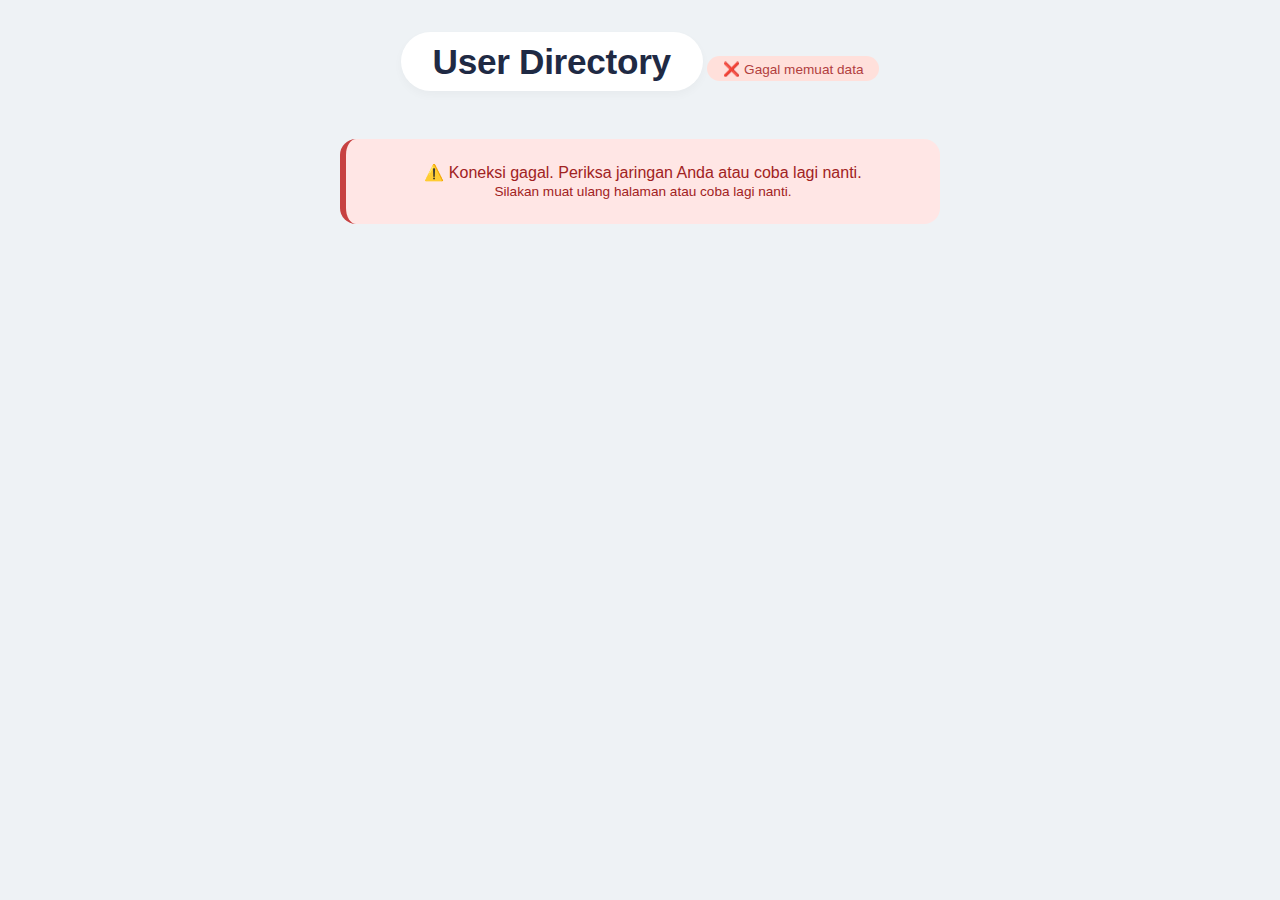
<file: AJAX/index.html>
<!DOCTYPE html>
<html lang="id">
<head>
    <meta charset="UTF-8">
    <meta name="viewport" content="width=device-width, initial-scale=1.0, user-scalable=yes">
    <title>User Directory - AJAX Request</title>
    <link rel="stylesheet" href="style.css">
</head>
<body>

<div class="app-container">
    <div class="header">
        <h1>User Directory</h1>
        <div class="status-badge" id="statusInfo">Memuat data dari server...</div>
    </div>

    <!-- container untuk menampilkan data (card/list) -->
    <div id="usersContainer" class="users-grid">
        <div class="loader">Mengambil data pengguna ...</div>
    </div>
</div>

<script src="script.js"></script>
</body>
</html>
</file>
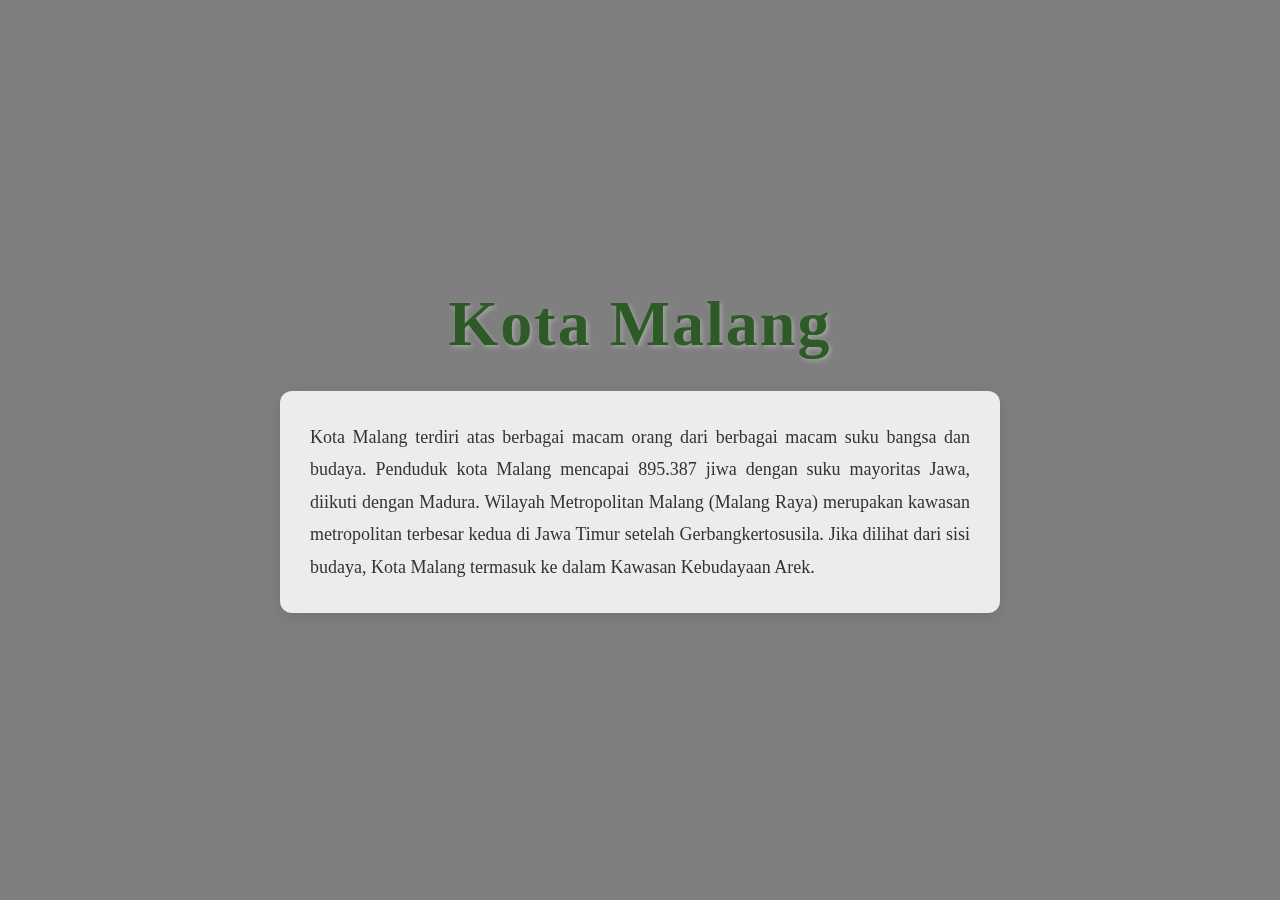
<file: Background Image/index.html>
<!DOCTYPE html>
<html lang="id">
<head>
    <meta charset="UTF-8">
    <meta name="viewport" content="width=device-width, initial-scale=1.0">
    <title>Kota Malang - Keindahan Arek</title>
    <style>
        * {
            margin: 0;
            padding: 0;
            box-sizing: border-box;
        }

        body {
            /* Gambar background */
            background-image: url('https://images.unsplash.com/photo-1582555172866-f73bb12a2ab3?q=80&w=2070&auto=format&fit=crop');
            
            /* Properti background */
            background-size: cover;      /* Menutupi seluruh halaman */
            background-position: center; /* Posisi background di tengah */
            background-repeat: no-repeat; /* Tidak diulang */
            background-attachment: fixed; /* Background tetap saat scroll */
            
            /* Font utama untuk body (fallback) */
            font-family: 'Georgia', 'Times New Roman', Times, serif;
            
            /* Overlay gelap agar teks lebih terbaca (opsional) */
            position: relative;
        }

        /* Overlay tipis untuk memperjelas teks di atas background */
        body::before {
            content: '';
            position: fixed;
            top: 0;
            left: 0;
            width: 100%;
            height: 100%;
            background-color: rgba(0, 0, 0, 0.5); /* Overlay hitam 50% */
            z-index: 0;
        }

        /* Container untuk konten agar berada di atas overlay */
        .container {
            position: relative;
            z-index: 1;
            max-width: 800px;
            width: 90%;
            margin: 0 auto;
            padding: 60px 40px;
            min-height: 100vh;
            display: flex;
            flex-direction: column;
            justify-content: center;
        }

        /* Style untuk judul utama */
        h1 {
            font-family: 'Georgia', 'Times New Roman', Times, serif; /* Font serif */
            font-size: 64px; /* Ukuran font besar */
            color: #2d5a27; /* Warna hijau tua */
            text-align: center; /* Rata tengah */
            margin-bottom: 30px;
            letter-spacing: 2px;
            font-weight: bold;
            text-shadow: 2px 2px 4px rgba(255,255,255,0.3);
        }

        /* Style untuk paragraf */
        p {
            font-family: 'Georgia', 'Times New Roman', Times, serif;
            font-size: 18px;
            color: #333333; /* Warna abu-abu gelap */
            text-align: justify; /* Rata kiri-kanan */
            line-height: 1.8; /* Jarak antar baris agar nyaman dibaca */
            background-color: rgba(255, 255, 255, 0.85); /* Background putih transparan untuk keterbacaan */
            padding: 30px;
            border-radius: 12px;
            box-shadow: 0 4px 20px rgba(0,0,0,0.1);
        }

        /* Responsif untuk layar kecil (HP) */
        @media (max-width: 768px) {
            .container {
                padding: 40px 20px;
            }
            
            h1 {
                font-size: 42px;
            }
            
            p {
                font-size: 16px;
                padding: 20px;
                line-height: 1.6;
            }
        }

        /* Responsif untuk layar sangat kecil */
        @media (max-width: 480px) {
            h1 {
                font-size: 32px;
            }
            
            p {
                font-size: 14px;
                padding: 15px;
            }
        }
    </style>
</head>
<body>
    <div class="container">
        <!-- Judul Utama -->
        <h1>Kota Malang</h1>
        
        <!-- Paragraf -->
        <p>
            Kota Malang terdiri atas berbagai macam orang dari berbagai macam suku bangsa dan budaya. 
            Penduduk kota Malang mencapai 895.387 jiwa dengan suku mayoritas Jawa, diikuti dengan Madura. 
            Wilayah Metropolitan Malang (Malang Raya) merupakan kawasan metropolitan terbesar kedua di 
            Jawa Timur setelah Gerbangkertosusila. Jika dilihat dari sisi budaya, Kota Malang termasuk 
            ke dalam Kawasan Kebudayaan Arek.
        </p>
    </div>
</body>
</html>
</file>
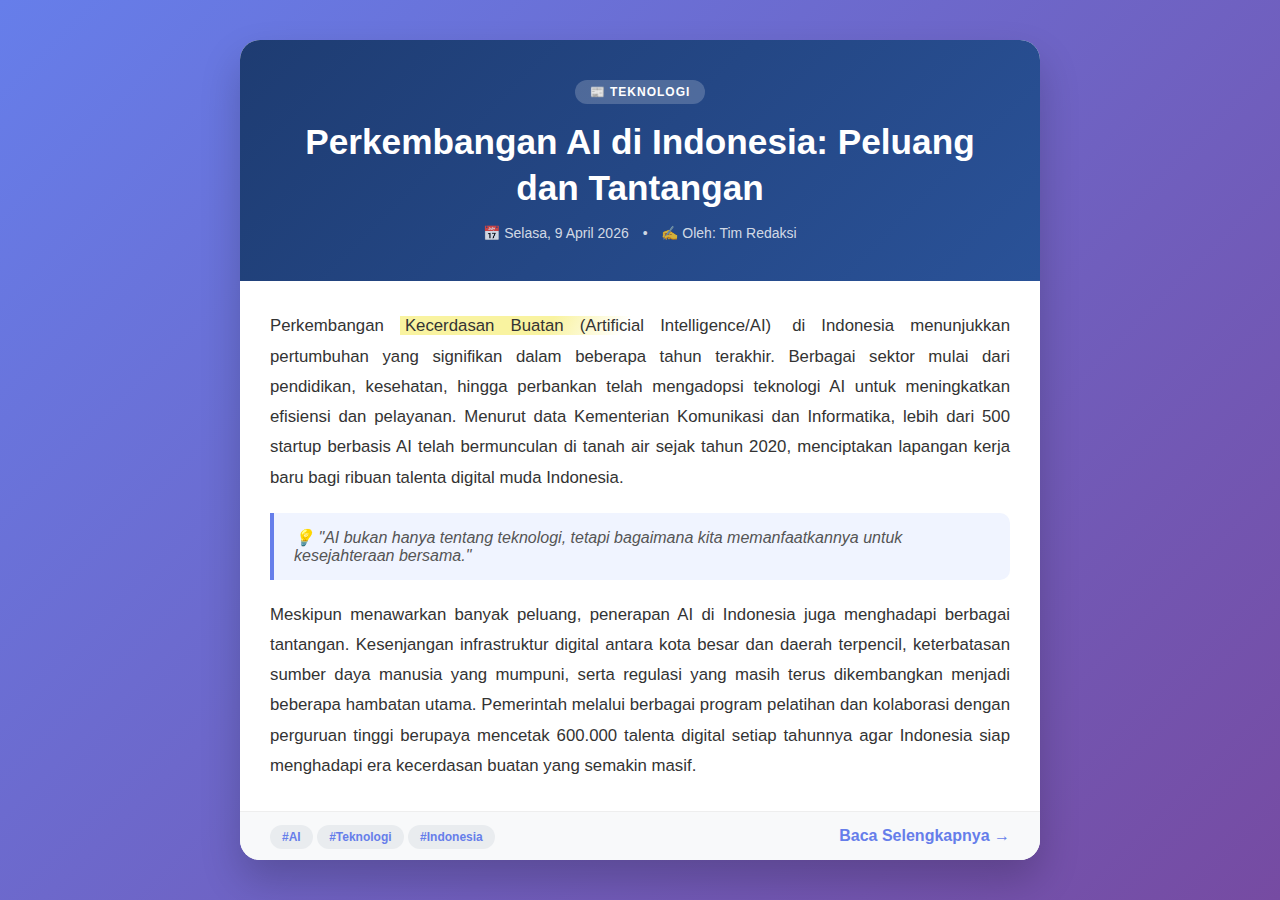
<file: Berita Dengan 2 Paragraf/index.html>
<!DOCTYPE html>
<html lang="id">
<head>
    <meta charset="UTF-8">
    <meta name="viewport" content="width=device-width, initial-scale=1.0">
    <title>Berita Terkini - Tugas HTML CSS</title>
    <!-- Menghubungkan file CSS eksternal -->
    <link rel="stylesheet" href="style.css">
</head>
<body>
    <div class="berita-container">
        <!-- Header Berita -->
        <div class="berita-header">
            <div class="kategori">📰 TEKNOLOGI</div>
            <h1 class="judul-berita">Perkembangan AI di Indonesia: Peluang dan Tantangan</h1>
            <div class="meta-info">
                📅 Selasa, 9 April 2026 
                <span>•</span> 
                ✍️ Oleh: Tim Redaksi
            </div>
        </div>

        <!-- Konten Berita -->
        <div class="berita-konten">
            <!-- Paragraf 1 -->
            <p class="paragraf">
                Perkembangan <span class="highlight">Kecerdasan Buatan (Artificial Intelligence/AI)</span> di Indonesia 
                menunjukkan pertumbuhan yang signifikan dalam beberapa tahun terakhir. Berbagai sektor mulai dari 
                pendidikan, kesehatan, hingga perbankan telah mengadopsi teknologi AI untuk meningkatkan efisiensi 
                dan pelayanan. Menurut data Kementerian Komunikasi dan Informatika, lebih dari 500 startup berbasis 
                AI telah bermunculan di tanah air sejak tahun 2020, menciptakan lapangan kerja baru bagi ribuan 
                talenta digital muda Indonesia.
            </p>

            <!-- Kutipan menarik -->
            <div class="kutipan">
                💡 "AI bukan hanya tentang teknologi, tetapi bagaimana kita memanfaatkannya untuk kesejahteraan bersama."
            </div>

            <!-- Paragraf 2 -->
            <p class="paragraf">
                Meskipun menawarkan banyak peluang, penerapan AI di Indonesia juga menghadapi berbagai tantangan. 
                Kesenjangan infrastruktur digital antara kota besar dan daerah terpencil, keterbatasan sumber daya 
                manusia yang mumpuni, serta regulasi yang masih terus dikembangkan menjadi beberapa hambatan utama. 
                Pemerintah melalui berbagai program pelatihan dan kolaborasi dengan perguruan tinggi berupaya 
                mencetak 600.000 talenta digital setiap tahunnya agar Indonesia siap menghadapi era kecerdasan 
                buatan yang semakin masif.
            </p>
        </div>

        <!-- Footer Berita -->
        <div class="berita-footer">
            <div>
                <span class="tag">#AI</span>
                <span class="tag">#Teknologi</span>
                <span class="tag">#Indonesia</span>
            </div>
            <a href="#" class="baca-selengkapnya">Baca Selengkapnya →</a>
        </div>
    </div>
</body>
</html>
</file>
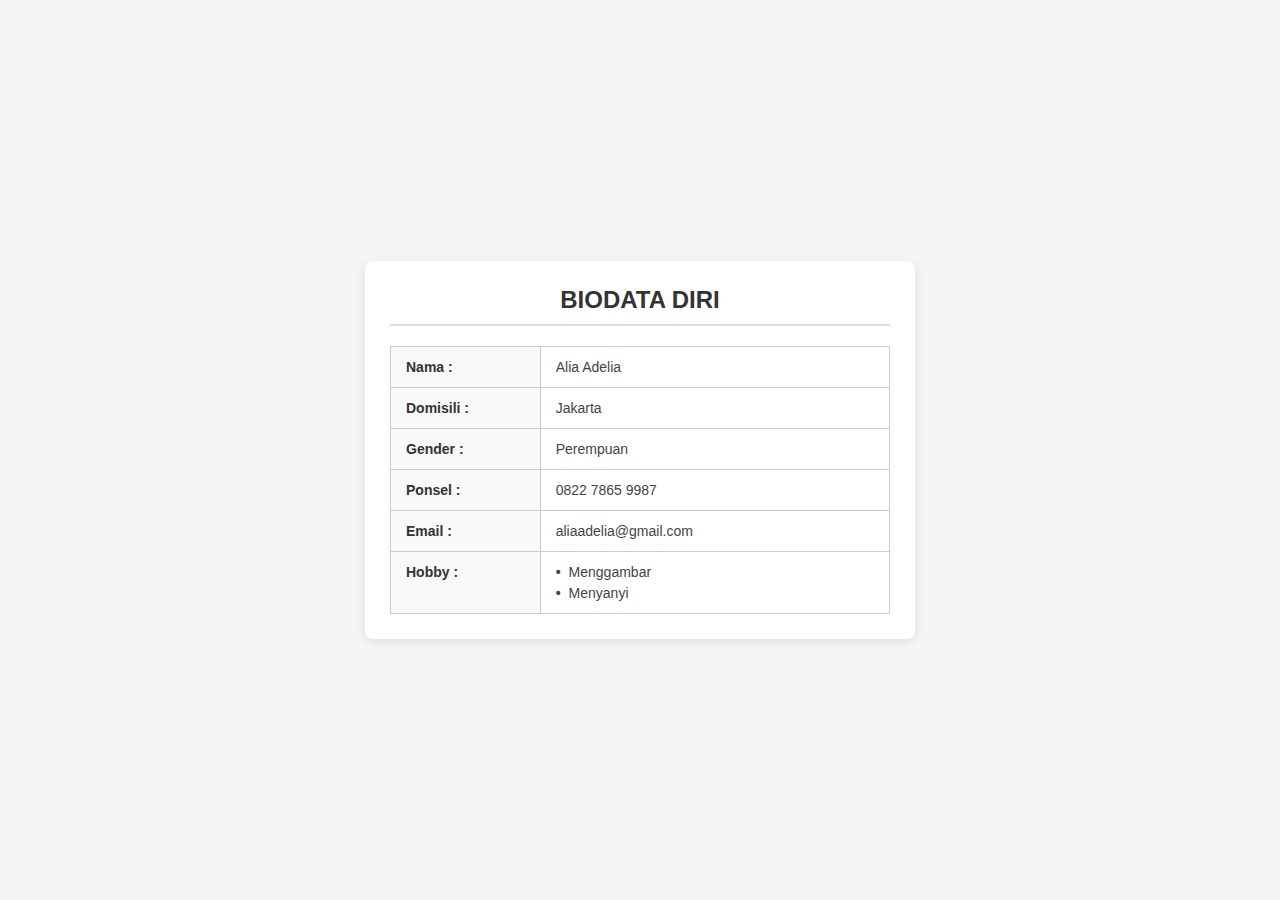
<file: Biodata Diri V2/index.html>
<!DOCTYPE html>
<html lang="id">
<head>
    <meta charset="UTF-8">
    <meta name="viewport" content="width=device-width, initial-scale=1.0">
    <title>Biodata - Tabel Data Diri</title>
    <style>
        * {
            margin: 0;
            padding: 0;
            box-sizing: border-box;
        }

        body {
            font-family: 'Segoe UI', 'Arial', sans-serif;
            background-color: #f5f5f5;
            min-height: 100vh;
            display: flex;
            justify-content: center;
            align-items: center;
            padding: 20px;
        }

        /* Container biodata */
        .biodata-container {
            background-color: white;
            border-radius: 8px;
            box-shadow: 0 2px 10px rgba(0,0,0,0.1);
            padding: 25px;
            width: 100%;
            max-width: 550px;
        }

        /* Judul biodata */
        .judul {
            text-align: center;
            margin-bottom: 20px;
            padding-bottom: 10px;
            border-bottom: 2px solid #ddd;
        }

        .judul h1 {
            font-family: 'Segoe UI', 'Arial', sans-serif;
            font-size: 24px;
            color: #333;
            font-weight: 600;
        }

        /* Style tabel */
        .biodata-tabel {
            width: 100%;
            border-collapse: collapse;
            font-family: 'Segoe UI', 'Arial', sans-serif;
            font-size: 14px;
        }

        /* Border pada seluruh sel */
        .biodata-tabel td {
            border: 1px solid #ccc;
            padding: 12px 15px;
            vertical-align: top;
            text-align: left;
        }

        /* Kolom pertama (label) */
        .biodata-tabel td:first-child {
            background-color: #f9f9f9;
            font-weight: 600;
            width: 30%;
            color: #333;
        }

        /* Kolom kedua (isi) */
        .biodata-tabel td:last-child {
            background-color: white;
            color: #444;
        }

        /* Style untuk bullet list hobby */
        .hobby-list {
            list-style: none;
            margin: 0;
            padding: 0;
        }

        .hobby-list li {
            display: flex;
            align-items: flex-start;
            margin-bottom: 5px;
        }

        .hobby-list li:last-child {
            margin-bottom: 0;
        }

        .hobby-list li::before {
            content: "•";
            margin-right: 8px;
            color: #444;
            font-weight: bold;
        }

        /* Responsif untuk layar kecil */
        @media (max-width: 500px) {
            .biodata-container {
                padding: 15px;
            }
            
            .biodata-tabel td {
                padding: 8px 10px;
                font-size: 13px;
            }
        }
    </style>
</head>
<body>
    <div class="biodata-container">
        <div class="judul">
            <h1>BIODATA DIRI</h1>
        </div>
        
        <table class="biodata-tabel">
            <!-- Baris 1: Nama -->
            <tr>
                <td>Nama :</td>
                <td>Alia Adelia</td>
            </tr>
            
            <!-- Baris 2: Domisili -->
            <tr>
                <td>Domisili :</td>
                <td>Jakarta</td>
            </tr>
            
            <!-- Baris 3: Gender -->
            <tr>
                <td>Gender :</td>
                <td>Perempuan</td>
            </tr>
            
            <!-- Baris 4: Ponsel -->
            <tr>
                <td>Ponsel :</td>
                <td>0822 7865 9987</td>
            </tr>
            
            <!-- Baris 5: Email -->
            <tr>
                <td>Email :</td>
                <td>aliaadelia@gmail.com</td>
            </tr>
            
            <!-- Baris 6: Hobby (dengan bullet list) -->
            <tr>
                <td>Hobby :</td>
                <td>
                    <ul class="hobby-list">
                        <li>Menggambar</li>
                        <li>Menyanyi</li>
                    </ul>
                </td>
            </tr>
        </table>
    </div>
</body>
</html>
</file>
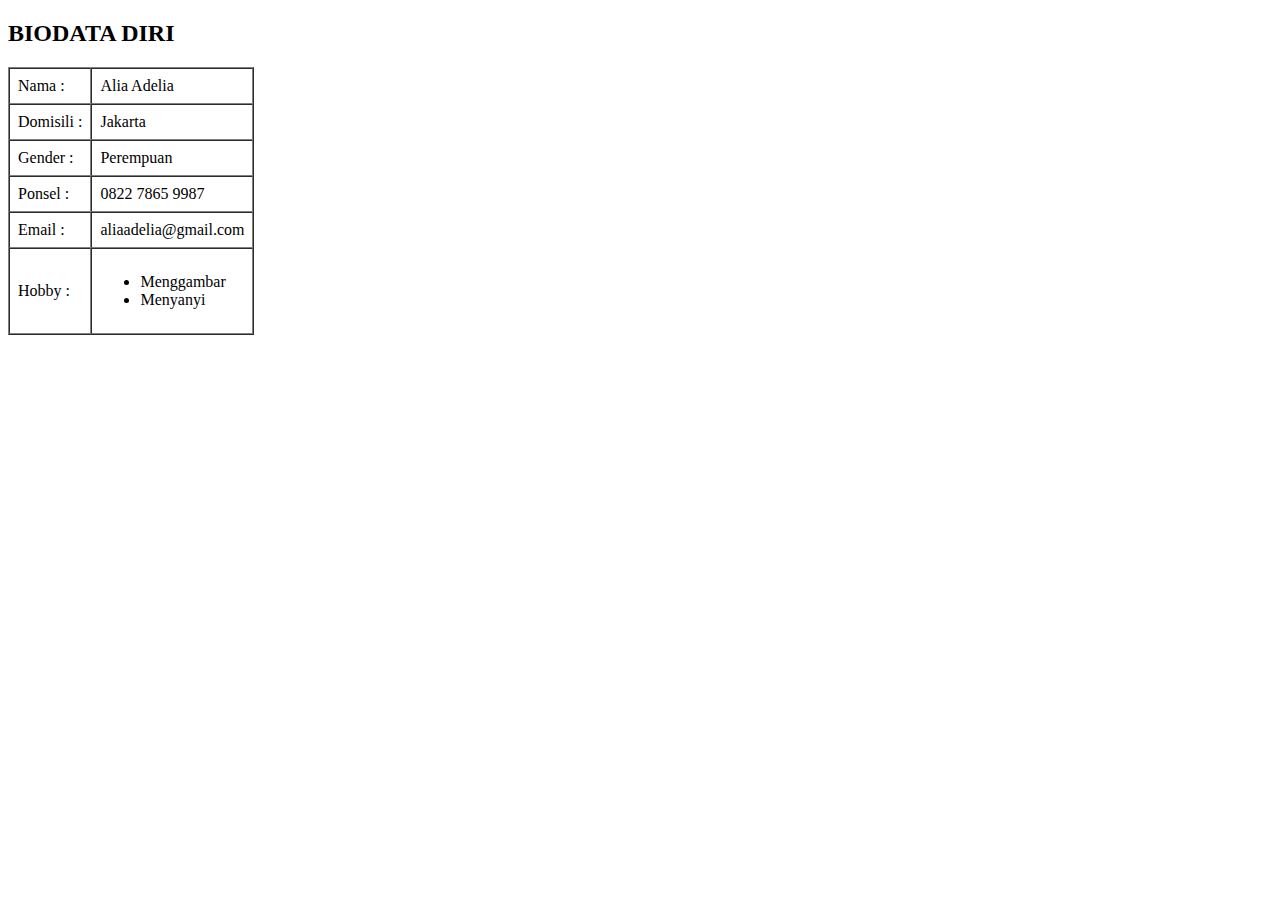
<file: Biodata Diri V3/index.html>
<!DOCTYPE html>
<html lang="id">
<head>
    <meta charset="UTF-8">
    <meta name="viewport" content="width=device-width, initial-scale=1.0">
    <title>Biodata - Alia Adelia</title>
</head>
<body>
    <h2>BIODATA DIRI</h2>
    
    <table border="1" cellpadding="8" cellspacing="0">
        <!-- Baris 1: Nama -->
        <tr>
            <td>Nama :</td>
            <td>Alia Adelia</td>
        </tr>
        
        <!-- Baris 2: Domisili -->
        <tr>
            <td>Domisili :</td>
            <td>Jakarta</td>
        </tr>
        
        <!-- Baris 3: Gender -->
        <tr>
            <td>Gender :</td>
            <td>Perempuan</td>
        </tr>
        
        <!-- Baris 4: Ponsel -->
        <tr>
            <td>Ponsel :</td>
            <td>0822 7865 9987</td>
        </tr>
        
        <!-- Baris 5: Email -->
        <tr>
            <td>Email :</td>
            <td>aliaadelia@gmail.com</td>
        </tr>
        
        <!-- Baris 6: Hobby -->
        <tr>
            <td>Hobby :</td>
            <td>
                <ul>
                    <li>Menggambar</li>
                    <li>Menyanyi</li>
                </ul>
            </td>
        </tr>
    </table>
</body>
</html>
</file>
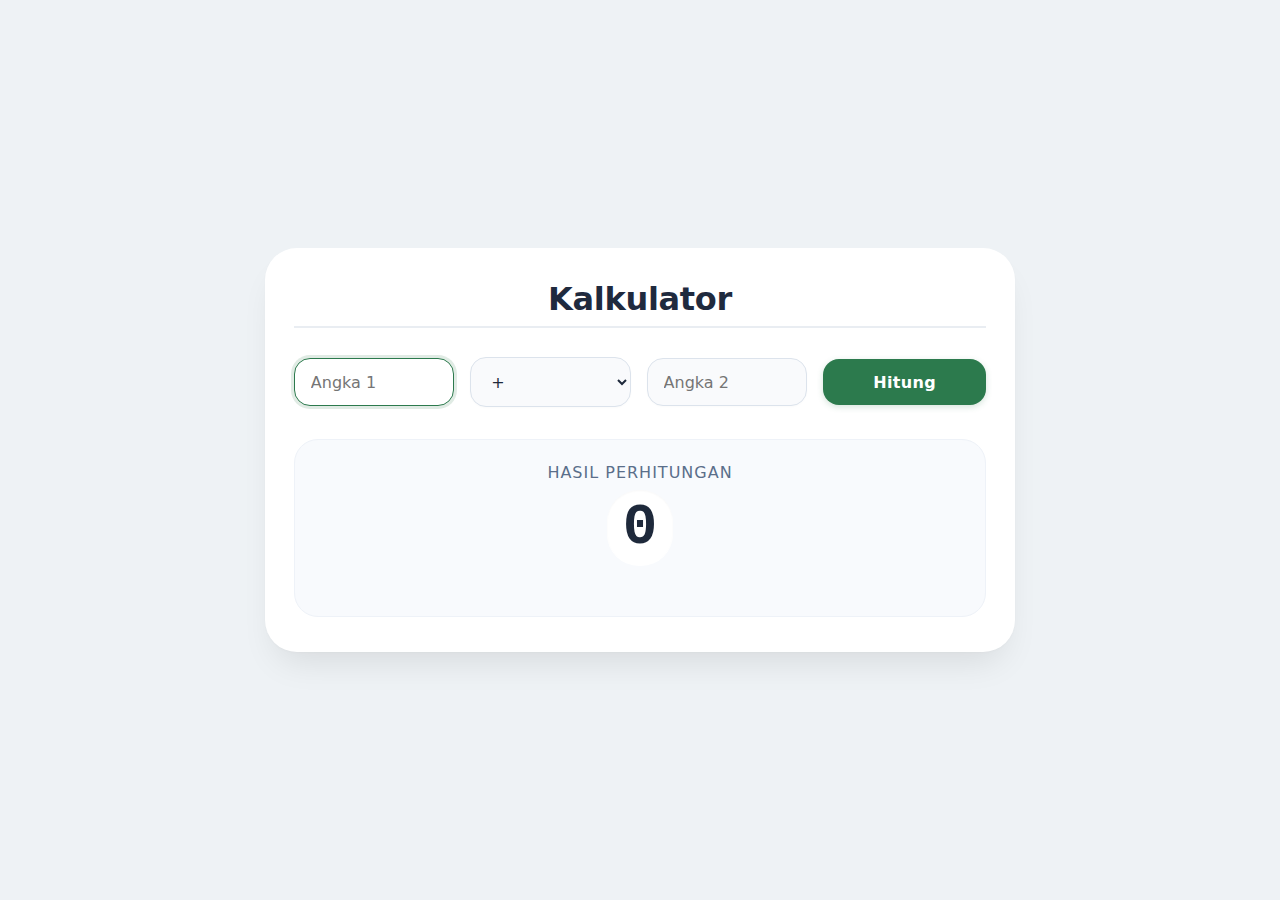
<file: calc/index.html>
<!DOCTYPE html>
<html lang="id">
<head>
    <meta charset="UTF-8">
    <meta name="viewport" content="width=device-width, initial-scale=1.0, user-scalable=yes">
    <title>Kalkulator Sederhana | Modern Web App</title>
    <link rel="stylesheet" href="style.css">
</head>
<body>

<div class="calculator-card">
    <h1>Kalkulator</h1>

    <!-- Baris horizontal: Angka1, operator, Angka2, tombol Hitung -->
    <div class="input-row">
        <input type="text" id="angka1" placeholder="Angka 1" inputmode="numeric" autocomplete="off">
        <select id="operator">
            <option value="+">+</option>
            <option value="-">-</option>
            <option value="*">*</option>
            <option value="/">/</option>
        </select>
        <input type="text" id="angka2" placeholder="Angka 2" inputmode="numeric" autocomplete="off">
        <button class="btn-hitung" id="hitungBtn">Hitung</button>
    </div>

    <!-- Area hasil: default 0, ukuran besar -->
    <div class="result-area">
        <div class="result-label">HASIL PERHITUNGAN</div>
        <div class="result-value" id="hasilTampilan">0</div>
        <div id="errorDetail" style="min-height: 28px;"></div>
    </div>
</div>

<script src="script.js"></script>
</body>
</html>
</file>
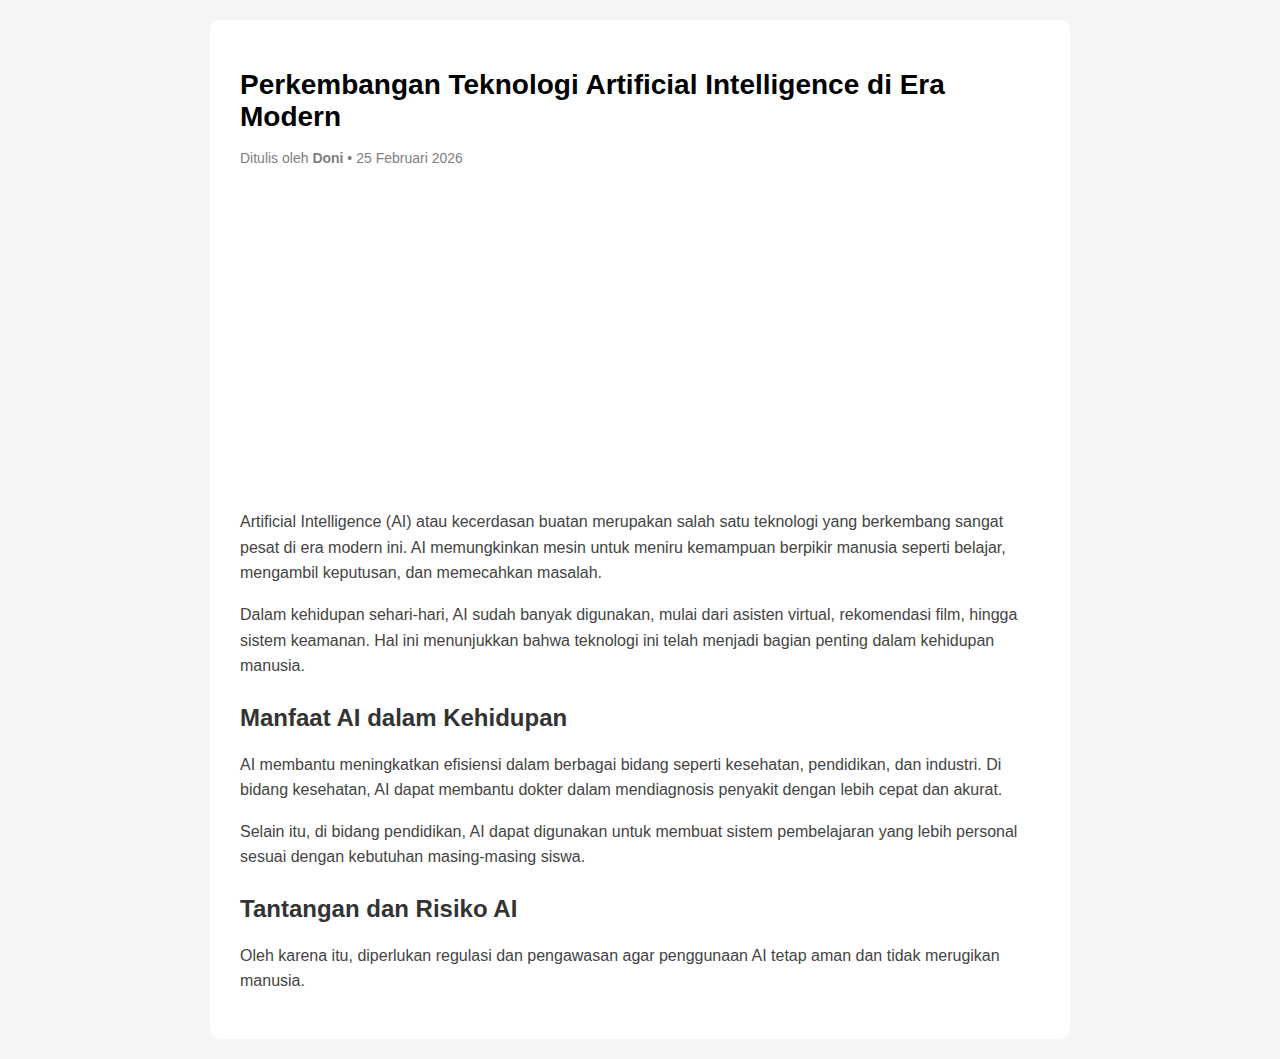
<file: Card Artikel/index.html>
<!DOCTYPE html>
<html lang="en">
<head>
    <meta charset="UTF-8">
    <meta name="viewport" content="width=device-width, initial-scale=1.0">
    <title>Perkembangan Teknologi AI</title>
    <link rel="stylesheet" href="style.css">
</head>
<body>
    
    <div class="container">

        <h1 class="title">Perkembangan Teknologi Artificial Intelligence di Era Modern</h1>
        <p class="meta">Ditulis oleh <b>Doni</b> • 25 Februari 2026</p>
        <div class="hero-image"></div>

        <p>
            Artificial Intelligence (AI) atau kecerdasan buatan merupakan salah satu teknologi yang berkembang sangat pesat di era modern ini. AI memungkinkan mesin untuk meniru kemampuan berpikir manusia seperti belajar, mengambil keputusan, dan memecahkan masalah.
        </p>

        <p>
              Dalam kehidupan sehari-hari, AI sudah banyak digunakan, mulai dari asisten virtual, rekomendasi film, hingga sistem keamanan. Hal ini menunjukkan bahwa teknologi ini telah menjadi bagian penting dalam kehidupan manusia.
        </p>

        <h2>Manfaat AI dalam Kehidupan</h2>

        <p>
             AI membantu meningkatkan efisiensi dalam berbagai bidang seperti kesehatan, pendidikan, dan industri. Di bidang kesehatan, AI dapat membantu dokter dalam mendiagnosis penyakit dengan lebih cepat dan akurat.
        </p>

        <p>
            Selain itu, di bidang pendidikan, AI dapat digunakan untuk membuat sistem pembelajaran yang lebih personal sesuai dengan kebutuhan masing-masing siswa.
        </p>

        <h2>Tantangan dan Risiko AI</h2>

        <p>
             Oleh karena itu, diperlukan regulasi dan pengawasan agar penggunaan AI tetap aman dan tidak merugikan manusia.
        </p>

    </div>

</body>
</html>
</file>
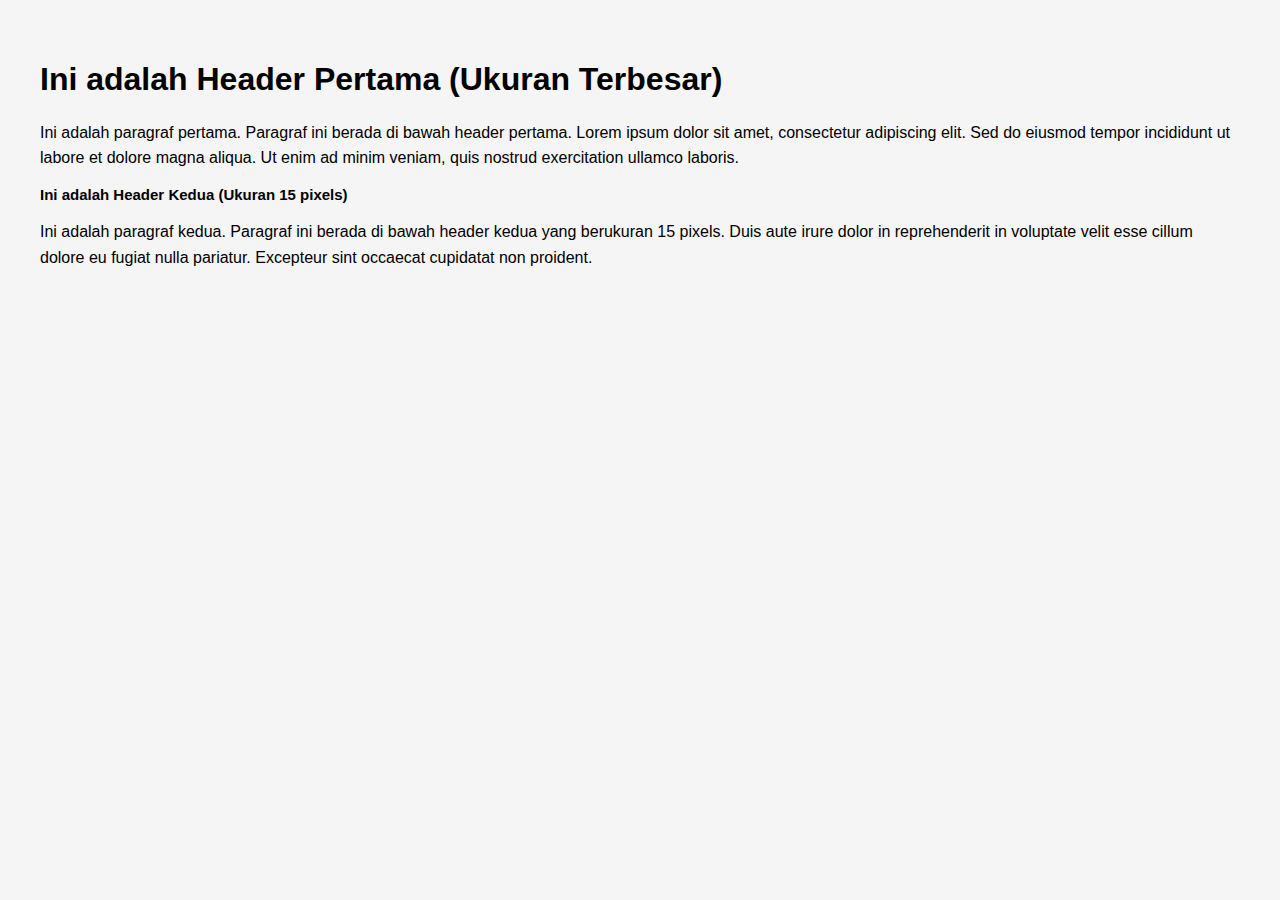
<file: CSS 15 px/index.html>
<!DOCTYPE html>
<html lang="id">
<head>
    <meta charset="UTF-8">
    <meta name="viewport" content="width=device-width, initial-scale=1.0">
    <title>Halaman dengan 2 Header dan 2 Paragraf</title>
    <style>
        body {
            font-family: Arial, sans-serif;
            margin: 20px;
            padding: 20px;
            background-color: #f5f5f5;
        }
        
        /* Header pertama - ukuran terbesar (default h1) */
        .header-pertama {
            font-size: 2em; /* ukuran default h1 */
            font-weight: bold;
        }
        
        /* Header kedua - ukuran 15 pixels */
        .header-kedua {
            font-size: 15px;
            font-weight: bold;
        }
        
        /* Style untuk paragraf */
        p {
            line-height: 1.6;
            margin-bottom: 15px;
        }
    </style>
</head>
<body>
    <!-- Header 1 - Ukuran terbesar -->
    <h1 class="header-pertama">Ini adalah Header Pertama (Ukuran Terbesar)</h1>
    
    <!-- Paragraf 1 -->
    <p>Ini adalah paragraf pertama. Paragraf ini berada di bawah header pertama. 
    Lorem ipsum dolor sit amet, consectetur adipiscing elit. Sed do eiusmod tempor 
    incididunt ut labore et dolore magna aliqua. Ut enim ad minim veniam, quis 
    nostrud exercitation ullamco laboris.</p>
    
    <!-- Header 2 - Ukuran 15 pixels -->
    <h2 class="header-kedua">Ini adalah Header Kedua (Ukuran 15 pixels)</h2>
    
    <!-- Paragraf 2 -->
    <p>Ini adalah paragraf kedua. Paragraf ini berada di bawah header kedua yang 
    berukuran 15 pixels. Duis aute irure dolor in reprehenderit in voluptate velit 
    esse cillum dolore eu fugiat nulla pariatur. Excepteur sint occaecat cupidatat 
    non proident.</p>
</body>
</html>
</file>
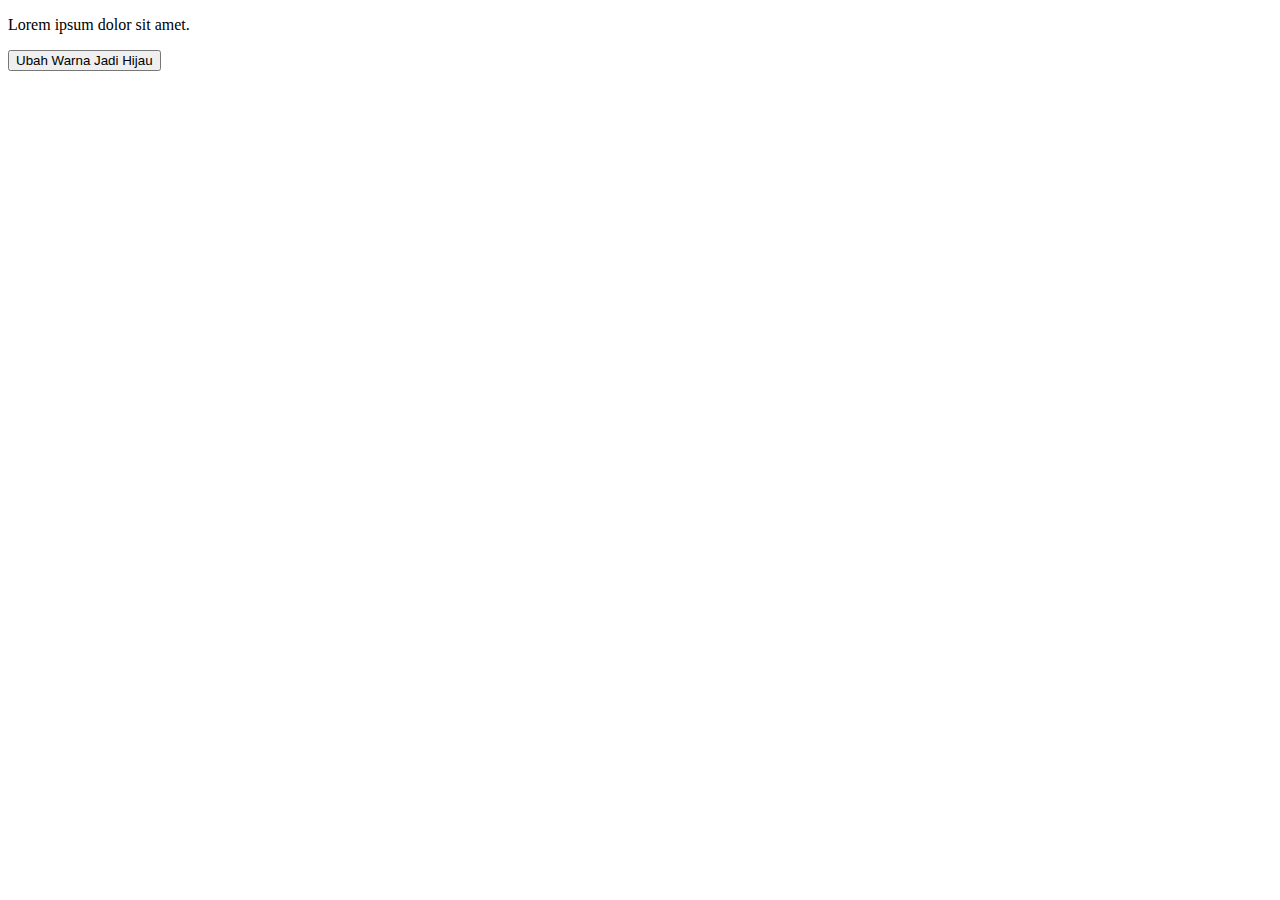
<file: DOM Properties/index.html>
<!DOCTYPE html>
<html lang="id">
<head>
    <meta charset="UTF-8">
    <meta name="viewport" content="width=device-width, initial-scale=1.0">
    <title>Ubah Warna Teks Menjadi Hijau</title>
</head>
<body>

    <p id="teksSaya">Lorem ipsum dolor sit amet.</p>

    <button onclick="ubahWarnaHijau()">Ubah Warna Jadi Hijau</button>

    <!-- Menghubungkan file JavaScript eksternal -->
    <script src="script.js"></script>

</body>
</html>
</file>
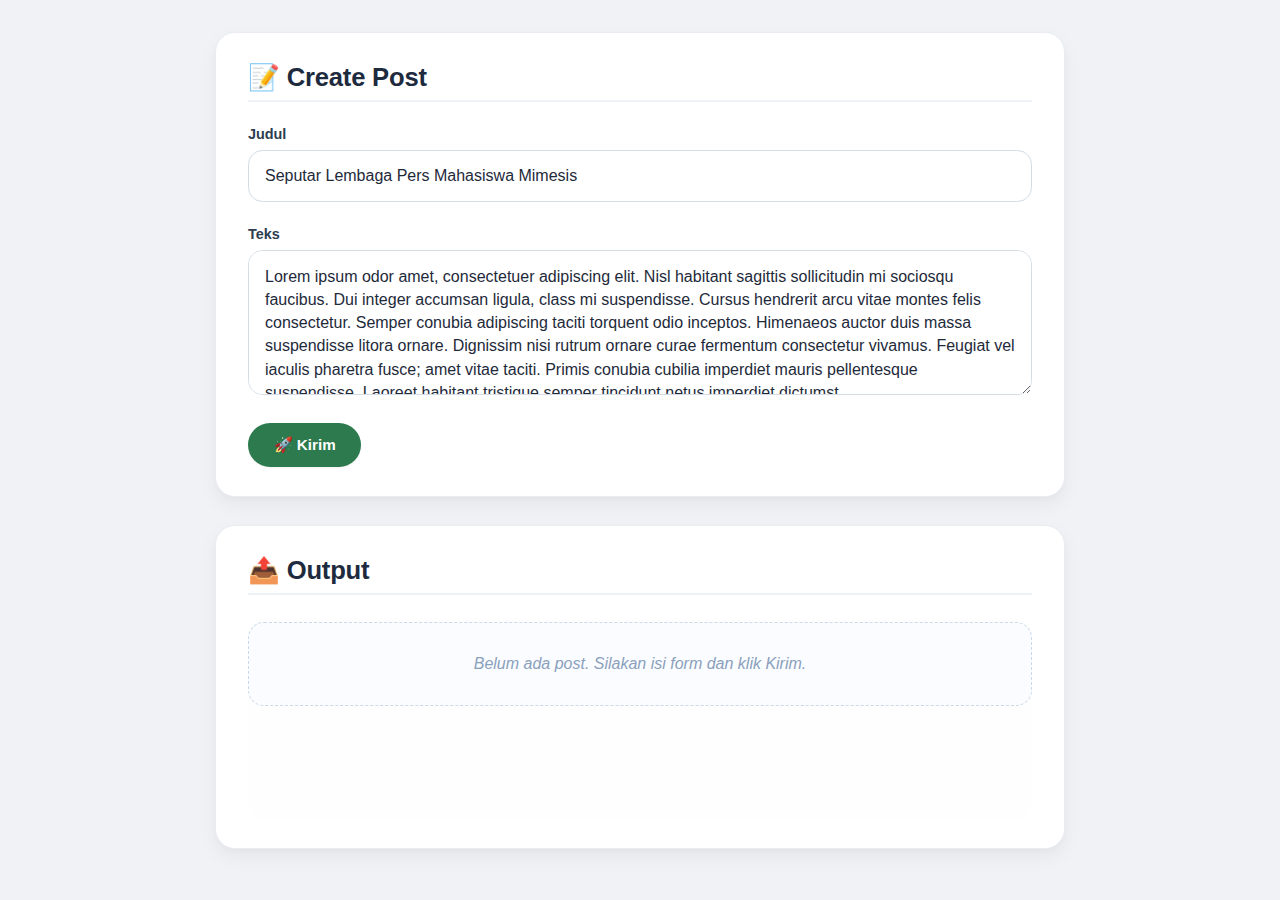
<file: F(HUI)AYRAL/index.html>
<!DOCTYPE html>
<html lang="id">
<head>
    <meta charset="UTF-8">
    <meta name="viewport" content="width=device-width, initial-scale=1.0">
    <title>Create Post - AJAX Form</title>
    <link rel="stylesheet" href="style.css">
</head>
<body>
    <div class="container">
        <!-- Card 1: Create Post -->
        <div class="card">
            <h2 class="card-title">📝 Create Post</h2>
            <form id="postForm">
                <div class="form-group">
                    <label for="judul">Judul</label>
                    <input type="text" id="judul" name="judul" class="form-control" 
                           value="Seputar Lembaga Pers Mahasiswa Mimesis">
                </div>
                
                <div class="form-group">
                    <label for="teks">Teks</label>
                    <textarea id="teks" name="teks" class="form-control" rows="5">
Lorem ipsum odor amet, consectetuer adipiscing elit. Nisl habitant sagittis sollicitudin mi sociosqu faucibus. Dui integer accumsan ligula, class mi suspendisse. Cursus hendrerit arcu vitae montes felis consectetur. Semper conubia adipiscing taciti torquent odio inceptos. Himenaeos auctor duis massa suspendisse litora ornare. Dignissim nisi rutrum ornare curae fermentum consectetur vivamus. Feugiat vel iaculis pharetra fusce; amet vitae taciti. Primis conubia cubilia imperdiet mauris pellentesque suspendisse. Laoreet habitant tristique semper tincidunt netus imperdiet dictumst.</textarea>
                </div>
                
                <button type="submit" class="btn btn-green">🚀 Kirim</button>
            </form>
        </div>

        <!-- Card 2: Output -->
        <div class="card">
            <h2 class="card-title">📤 Output</h2>
            <div id="outputContent" class="output-area">
                <div class="placeholder-text">
                    Belum ada post. Silakan isi form dan klik Kirim.
                </div>
            </div>
        </div>
    </div>

    <script src="script.js"></script>
</body>
</html>
</file>
<file: AJAX/style.css>
* {
    margin: 0;
    padding: 0;
    box-sizing: border-box;
}

body {
    font-family: 'Segoe UI', Roboto, 'Helvetica Neue', sans-serif;
    background: #eef2f5;   /* light gray background */
    padding: 2rem 1.5rem;
}

/* main container */
.app-container {
    max-width: 1300px;
    margin: 0 auto;
}

/* header styling */
.header {
    text-align: center;
    margin-bottom: 2rem;
}

.header h1 {
    font-size: 2.2rem;
    font-weight: 600;
    color: #1f2a44;
    background: white;
    display: inline-block;
    padding: 0.6rem 2rem;
    border-radius: 60px;
    box-shadow: 0 4px 10px rgba(0, 0, 0, 0.03);
    letter-spacing: -0.3px;
}

.status-badge {
    background: #e9ecef;
    border-radius: 40px;
    padding: 0.3rem 1rem;
    font-size: 0.85rem;
    display: inline-block;
    margin-top: 12px;
    color: #2c5f8a;
    transition: all 0.2s;
}

/* loader & error */
.loader {
    text-align: center;
    font-size: 1.2rem;
    color: #2c6e9e;
    background: white;
    padding: 2rem;
    border-radius: 2rem;
    margin: 2rem auto;
    max-width: 400px;
}

.error-message {
    background: #ffe6e5;
    border-left: 6px solid #c74141;
    padding: 1rem 1.5rem;
    border-radius: 1rem;
    color: #a12222;
    text-align: center;
    max-width: 600px;
    margin: 1rem auto;
    font-weight: 500;
}

/* grid card layout */
.users-grid {
    display: flex;
    flex-wrap: wrap;
    gap: 1.8rem;
    justify-content: center;
    margin-top: 1rem;
}

/* card styling - clean white card, rounded, soft shadow */
.user-card {
    background: #ffffff;
    border-radius: 1.5rem;
    box-shadow: 0 12px 28px rgba(0, 0, 0, 0.08), 0 2px 4px rgba(0, 0, 0, 0.02);
    width: 300px;
    transition: transform 0.2s ease, box-shadow 0.2s ease;
    overflow: hidden;
    display: flex;
    flex-direction: column;
    border: 1px solid #edf2f9;
}

.user-card:hover {
    transform: translateY(-5px);
    box-shadow: 0 20px 30px -12px rgba(0, 0, 0, 0.15);
}

/* card header with avatar-like accent */
.card-header {
    background: linear-gradient(135deg, #f8fafd 0%, #ffffff 100%);
    padding: 1.2rem 1.2rem 0.8rem 1.2rem;
    border-bottom: 2px solid #eef2fc;
}

.user-name {
    font-size: 1.35rem;
    font-weight: 700;
    color: #1a2c3e;
    display: flex;
    align-items: center;
    gap: 8px;
    flex-wrap: wrap;
}

.user-name::before {
    content: "👤";
    font-size: 1.2rem;
}

/* card body */
.card-body {
    padding: 1rem 1.2rem 1.2rem 1.2rem;
    flex: 1;
}

.info-row {
    display: flex;
    align-items: flex-start;
    gap: 0.7rem;
    margin-bottom: 0.9rem;
    font-size: 0.95rem;
    color: #2c3e50;
    word-break: break-word;
}

.info-icon {
    min-width: 26px;
    font-size: 1.1rem;
    text-align: center;
}

.info-text {
    line-height: 1.4;
}

.info-text strong {
    font-weight: 600;
    color: #1e4663;
}

.city-badge {
    background: #eef2fa;
    border-radius: 30px;
    padding: 0.2rem 0.8rem;
    font-size: 0.8rem;
    display: inline-block;
    color: #2c6e9e;
    margin-top: 6px;
}

hr {
    margin: 0.6rem 0;
    border: none;
    border-top: 1px solid #eef2f8;
}

/* footer card (optional) */
.card-footer {
    background: #fafcff;
    padding: 0.6rem 1.2rem;
    font-size: 0.7rem;
    color: #7c8ea0;
    border-top: 1px solid #ecf3fa;
    text-align: right;
}

/* empty / fallback */
.no-data {
    text-align: center;
    padding: 3rem;
    background: white;
    border-radius: 2rem;
    color: #6c7a8e;
}

/* responsive */
@media (max-width: 700px) {
    body {
        padding: 1rem;
    }
    .user-card {
        width: 100%;
        max-width: 360px;
    }
    .header h1 {
        font-size: 1.6rem;
        padding: 0.4rem 1.2rem;
    }
}
</file>
<file: Card Artikel/style.css>
body {
    font-family: Arial, sans-serif;
    background-color: #f5f5f5;
    margin: 0;
    padding: 0px;
}

.container {
    max-width: 800px;
    margin: 20px auto;
    background: white;
    padding: 30px;
    border-radius: 10px;
    box-shadow: 0 4 10px rgba(0, 0, 0, 0.1);
}

.title {
    font-size: 28px;
    margin-bottom: 10px;
}

.meta {
    color: gray;
    font-size: 14px;
    margin-bottom: 20px;
}

.hero-image {
    width: 100%;
    height: 300px;
    background-image: url('https://images.unsplash.com/photo-1677442136019-21780ecad995');
    background-size: cover;
    background-position: center;
    border-radius: 10px;
    margin-bottom: 20px;
}

h2{
    margin-top: 25px;
    color: #333;
}

p {
    line-height: 1.6;
    margin-bottom: 15px;
    color: #444;
}
</file>
<file: F(HUI)AYRAL/style.css>
* {
    margin: 0;
    padding: 0;
    box-sizing: border-box;
}

body {
    font-family: 'Segoe UI', Roboto, 'Helvetica Neue', 'Noto Sans', sans-serif;
    background: #f0f2f5;   /* light gray background */
    padding: 2rem 1.5rem;
    min-height: 100vh;
}

/* container utama */
.container {
    max-width: 850px;
    margin: 0 auto;
    display: flex;
    flex-direction: column;
    gap: 1.8rem;
}

/* Card styling: putih, rounded corners, soft shadow */
.card {
    background: #ffffff;
    border-radius: 1.25rem;
    box-shadow: 0 8px 20px rgba(0, 0, 0, 0.05), 0 2px 4px rgba(0, 0, 0, 0.02);
    padding: 1.8rem 2rem;
    border: 1px solid #e9edf2;
    transition: box-shadow 0.2s ease;
}

.card:hover {
    box-shadow: 0 12px 28px rgba(0, 0, 0, 0.08);
}

/* judul card */
.card-title {
    font-size: 1.6rem;
    font-weight: 600;
    color: #1e2a3e;
    margin-bottom: 1.5rem;
    padding-bottom: 0.5rem;
    border-bottom: 2px solid #eef2f8;
    letter-spacing: -0.2px;
}

/* form group vertical spacing */
.form-group {
    margin-bottom: 1.5rem;
}

.form-group label {
    display: block;
    font-weight: 600;
    font-size: 0.9rem;
    color: #2c3e50;
    margin-bottom: 0.5rem;
}

/* input & textarea styling */
.form-control {
    width: 100%;
    padding: 0.85rem 1rem;
    font-size: 1rem;
    font-family: inherit;
    background: #ffffff;
    border: 1px solid #d4dce6;
    border-radius: 0.9rem;
    transition: all 0.2s;
    color: #1e2a3a;
    line-height: 1.45;
}

.form-control:focus {
    outline: none;
    border-color: #2c7a4d;
    box-shadow: 0 0 0 3px rgba(44, 122, 77, 0.15);
}

textarea.form-control {
    resize: vertical;
    min-height: 100px;
}

/* tombol hijau dengan rounded + hover effect */
.btn {
    border: none;
    font-weight: 600;
    font-size: 0.95rem;
    padding: 0.8rem 1.6rem;
    border-radius: 2rem;
    cursor: pointer;
    transition: all 0.2s ease;
    display: inline-flex;
    align-items: center;
    gap: 0.5rem;
    background-color: #2c7a4d;
    color: white;
    box-shadow: 0 1px 2px rgba(0, 0, 0, 0.05);
}

.btn-green {
    background-color: #2c7a4d;
}

.btn-green:hover {
    background-color: #1f5e3b;
    transform: translateY(-1px);
    box-shadow: 0 6px 12px rgba(0, 0, 0, 0.08);
}

.btn-green:active {
    transform: translateY(1px);
    background-color: #154e30;
}

/* Output area styling */
.output-area {
    min-height: 200px;
    background: #fefefe;
    border-radius: 1rem;
    padding: 0.2rem 0;
}

.placeholder-text {
    color: #8ba0bc;
    font-style: italic;
    text-align: center;
    padding: 2rem 1rem;
    background: #fafcff;
    border-radius: 1rem;
    border: 1px dashed #cbdae9;
}

/* dynamic output post styling */
.post-display {
    animation: fadeIn 0.3s ease;
}

.post-title {
    font-size: 1.7rem;
    font-weight: 700;
    color: #1a2c3e;
    margin-bottom: 0.75rem;
    line-height: 1.3;
    word-break: break-word;
    border-left: 4px solid #2c7a4d;
    padding-left: 1rem;
}

.post-content {
    font-size: 1rem;
    line-height: 1.6;
    color: #2c3e50;
    background: #f9fafc;
    padding: 1.2rem;
    border-radius: 1rem;
    margin-top: 0.5rem;
    white-space: pre-wrap;
    word-break: break-word;
    border: 1px solid #edf2f8;
}

/* alert / warning styling */
.warning-alert {
    background: #fff6e5;
    border-left: 4px solid #e67e22;
    padding: 0.8rem 1rem;
    border-radius: 0.8rem;
    color: #c45c0a;
    margin-top: 1rem;
    font-size: 0.85rem;
    display: flex;
    align-items: center;
    gap: 0.5rem;
}

/* responsive */
@media (max-width: 650px) {
    body {
        padding: 1rem;
    }
    .card {
        padding: 1.3rem;
    }
    .card-title {
        font-size: 1.4rem;
    }
    .post-title {
        font-size: 1.4rem;
    }
    .btn {
        width: 100%;
        justify-content: center;
    }
}

@keyframes fadeIn {
    from {
        opacity: 0;
        transform: translateY(6px);
    }
    to {
        opacity: 1;
        transform: translateY(0);
    }
}
</file>
<file: Berita Dengan 2 Paragraf/style.css>
/* Reset CSS */
* {
    margin: 0;
    padding: 0;
    box-sizing: border-box;
}

/* Body / Halaman Utama */
body {
    font-family: 'Segoe UI', Tahoma, Geneva, Verdana, sans-serif;
    background: linear-gradient(135deg, #667eea 0%, #764ba2 100%);
    min-height: 100vh;
    display: flex;
    justify-content: center;
    align-items: center;
    padding: 20px;
}

/* Container Berita */
.berita-container {
    max-width: 800px;
    width: 100%;
    background: white;
    border-radius: 20px;
    box-shadow: 0 20px 40px rgba(0,0,0,0.2);
    overflow: hidden;
    transition: transform 0.3s ease;
}

/* Efek hover pada container */
.berita-container:hover {
    transform: translateY(-5px);
}

/* Header Berita dengan Gambar */
.berita-header {
    background: linear-gradient(135deg, #1e3c72 0%, #2a5298 100%);
    padding: 40px 30px;
    text-align: center;
}

/* Kategori Berita */
.kategori {
    display: inline-block;
    background: rgba(255,255,255,0.2);
    color: white;
    padding: 5px 15px;
    border-radius: 20px;
    font-size: 12px;
    font-weight: bold;
    text-transform: uppercase;
    letter-spacing: 1px;
    margin-bottom: 15px;
}

/* Judul Berita */
.judul-berita {
    color: white;
    font-size: 2.2em;
    margin-bottom: 15px;
    line-height: 1.3;
}

/* Meta Info (Tanggal & Penulis) */
.meta-info {
    color: rgba(255,255,255,0.8);
    font-size: 14px;
}

.meta-info span {
    margin: 0 10px;
}

/* Konten Berita */
.berita-konten {
    padding: 30px;
}

/* Paragraf */
.paragraf {
    margin-bottom: 20px;
    line-height: 1.8;
    color: #333;
    font-size: 1.05em;
    text-align: justify;
}

/* Paragraf pertama */
.paragraf:first-of-type {
    margin-top: 0;
}

/* Paragraf terakhir */
.paragraf:last-of-type {
    margin-bottom: 0;
}

/* Highlight teks */
.highlight {
    background: linear-gradient(120deg, #f9f3a0 0%, #f9f3a0 40%, transparent 60%);
    padding: 0 5px;
    font-weight: 500;
}

/* Kutipan */
.kutipan {
    background: #f0f4ff;
    border-left: 4px solid #667eea;
    padding: 15px 20px;
    margin: 20px 0;
    font-style: italic;
    color: #555;
    border-radius: 0 10px 10px 0;
}

/* Footer Berita */
.berita-footer {
    background: #f8f9fa;
    padding: 15px 30px;
    border-top: 1px solid #eee;
    display: flex;
    justify-content: space-between;
    align-items: center;
    flex-wrap: wrap;
    gap: 10px;
}

/* Tag / Label */
.tag {
    background: #e9ecef;
    padding: 5px 12px;
    border-radius: 15px;
    font-size: 12px;
    color: #667eea;
    font-weight: bold;
}

/* Link Baca Selengkapnya */
.baca-selengkapnya {
    color: #667eea;
    text-decoration: none;
    font-weight: bold;
    transition: color 0.3s;
}

/* Efek hover pada link */
.baca-selengkapnya:hover {
    color: #764ba2;
}

/* Responsive untuk layar kecil (HP) */
@media (max-width: 600px) {
    .judul-berita {
        font-size: 1.5em;
    }
    
    .berita-konten {
        padding: 20px;
    }
    
    .paragraf {
        font-size: 0.95em;
    }
    
    .berita-footer {
        flex-direction: column;
        text-align: center;
    }
}
</file>
<file: calc/style.css>
/* Reset dasar & body styling */
* {
    margin: 0;
    padding: 0;
    box-sizing: border-box;
    font-family: system-ui, 'Segoe UI', 'Roboto', 'Helvetica Neue', sans-serif;
}

body {
    background: #eef2f5;   /* light gray with subtle blue tone */
    min-height: 100vh;
    display: flex;
    justify-content: center;
    align-items: center;
    padding: 1.5rem;
}

/* Card utama – clean, modern, white, rounded, shadow */
.calculator-card {
    background-color: #ffffff;
    max-width: 750px;
    width: 100%;
    border-radius: 2rem;
    box-shadow: 0 20px 35px -12px rgba(0, 0, 0, 0.1), 0 1px 3px rgba(0, 0, 0, 0.02);
    padding: 2rem 1.8rem 2.2rem 1.8rem;
    transition: transform 0.2s ease;
}

/* judul utama */
.calculator-card h1 {
    text-align: center;
    font-size: 2rem;
    font-weight: 600;
    letter-spacing: -0.3px;
    color: #1f2a3e;
    margin-bottom: 1.8rem;
    padding-bottom: 0.5rem;
    border-bottom: 2px solid #e9edf2;
    display: inline-block;
    width: 100%;
}

/* --- Flex row untuk input + select + button --- */
.input-row {
    display: flex;
    flex-wrap: wrap;
    gap: 1rem;
    align-items: center;
    justify-content: space-between;
    margin-bottom: 2rem;
}

/* styling semua input number & select */
.input-row input,
.input-row select {
    flex: 1 1 0;           /* fleksibel, minimal 120px */
    min-width: 110px;
    background: #f9fafc;
    border: 1px solid #dce3ec;
    border-radius: 1rem;
    padding: 0.85rem 1rem;
    font-size: 1rem;
    font-weight: 500;
    color: #1e293b;
    outline: none;
    transition: all 0.2s;
    box-shadow: 0 1px 2px rgba(0,0,0,0.02);
}

/* efek fokus modern */
.input-row input:focus,
.input-row select:focus {
    border-color: #2c7a4d;
    box-shadow: 0 0 0 3px rgba(44, 122, 77, 0.15);
    background-color: #ffffff;
}

/* tombol hitung warna hijau */
.btn-hitung {
    background-color: #2c7a4d;
    border: none;
    color: white;
    font-weight: 600;
    font-size: 1rem;
    padding: 0.85rem 1.4rem;
    border-radius: 1rem;
    cursor: pointer;
    transition: all 0.2s ease;
    box-shadow: 0 2px 6px rgba(44,122,77,0.2);
    letter-spacing: 0.3px;
    min-width: 110px;
    flex: 0.5 1 100px;
}

/* hover effect: slightly darker green */
.btn-hitung:hover {
    background-color: #1f5e3b;
    transform: translateY(-1px);
    box-shadow: 0 6px 12px rgba(0,0,0,0.08);
}

.btn-hitung:active {
    transform: translateY(1px);
    background-color: #154e30;
}

/* area result */
.result-area {
    margin-top: 0.5rem;
    background: #f8fafd;
    border-radius: 1.5rem;
    padding: 1.4rem 1.5rem;
    text-align: center;
    border: 1px solid #eef2f8;
    transition: background 0.2s;
}

.result-label {
    font-size: 1rem;
    text-transform: uppercase;
    letter-spacing: 1px;
    font-weight: 500;
    color: #5a6e8a;
    margin-bottom: 0.5rem;
}

.result-value {
    font-size: 3.6rem;     /* sekitar 40px+ */
    font-weight: 700;
    color: #1e293b;
    line-height: 1.2;
    word-break: break-word;
    font-family: 'Courier New', 'SF Mono', monospace;
    background: #ffffff;
    display: inline-block;
    padding: 0.2rem 1rem;
    border-radius: 2rem;
    box-shadow: inset 0 1px 2px #00000008, 0 1px 0 white;
}

/* pesan error styling */
.result-value.error-style {
    color: #b91c1c;
    background: #fff0f0;
    font-size: 2.2rem;
    padding: 0.2rem 1rem;
}

.error-detail-message {
    font-size: 0.8rem;
    margin-top: 0.5rem;
}

.error-detail-message span {
    display: inline-block;
    padding: 0.25rem 0.75rem;
    border-radius: 2rem;
}

.error-detail-message .error-text {
    background: #fff5f5;
    color: #b91c1c;
}

.error-detail-message .success-text {
    background: #e8f5e9;
    color: #2c7a4d;
}

/* responsive: pada layar kecil, flex kolom rapi */
@media (max-width: 580px) {
    .calculator-card {
        padding: 1.5rem;
    }
    .input-row {
        flex-direction: column;
        gap: 0.9rem;
    }
    .input-row input,
    .input-row select,
    .btn-hitung {
        width: 100%;
        flex: auto;
    }
    .result-value {
        font-size: 2.6rem;
    }
    h1 {
        font-size: 1.8rem;
    }
}
</file>
